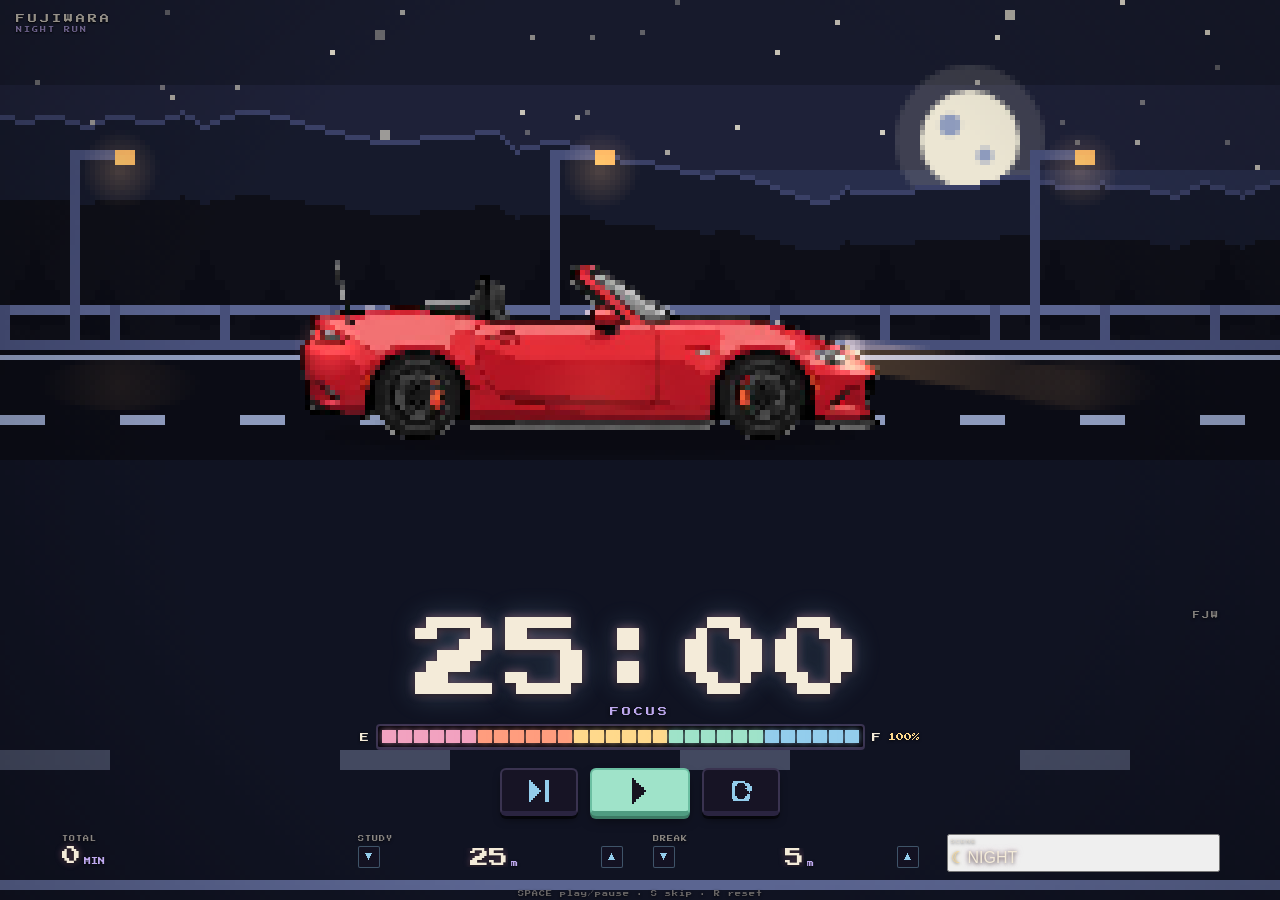
<file: index.html>
<!DOCTYPE html>
<html lang="en">
<head>
<meta charset="utf-8" />
<meta name="viewport" content="width=device-width, initial-scale=1, viewport-fit=cover" />
<title>25:00 · FOCUS — Fujiwara</title>
<link rel="preconnect" href="https://fonts.googleapis.com" />
<link rel="preconnect" href="https://fonts.gstatic.com" crossorigin />
<link href="https://fonts.googleapis.com/css2?family=Press+Start+2P&display=swap" rel="stylesheet" />
<link rel="stylesheet" href="styles.css" />
</head>
<body data-phase="focus">
  <canvas id="stage" width="320" height="180" aria-label="Pixel-art driving scene"></canvas>

  <div class="wordmark">FUJIWARA<small>NIGHT RUN</small></div>

  <section class="dash" role="group" aria-label="Timer">
    <span class="vdo">FJW</span>

    <!-- centre: time + progress bar -->
    <div class="readout">
      <span id="clock" class="clock">25:00</span>
      <span id="phase" class="phase">FOCUS</span>
      <div class="gauge">
        <span class="cap">E</span>
        <div id="progress" class="progress" role="progressbar" aria-label="Fuel gauge" aria-valuemin="0" aria-valuemax="100" aria-valuenow="100"></div>
        <span class="cap">F</span>
        <span id="fuel-pct" class="pct">100%</span>
      </div>
    </div>

    <!-- transport: skip / play / reset  (pixel-art icons injected by app.js) -->
    <div class="controls">
      <button id="btn-skip" class="tbtn" type="button" aria-label="Skip to next phase"></button>
      <button id="btn-playpause" class="tbtn primary" type="button" aria-label="Start or pause" aria-pressed="false"></button>
      <button id="btn-reset" class="tbtn" type="button" aria-label="Reset"></button>
    </div>

    <!-- four LCD boxes -->
    <div class="boxes">
      <div class="box">
        <span class="k">TOTAL</span>
        <span class="v"><span id="total-min">0</span><span class="u">MIN</span></span>
      </div>

      <div class="box stepper">
        <span class="k">STUDY</span>
        <span class="row">
          <button class="adj" data-adj="focus" data-dir="-1" type="button" aria-label="Less study time">▼</button>
          <span class="v"><input id="focus-val" class="num" type="number" min="1" max="180" step="1" value="25" inputmode="numeric" aria-label="Study minutes" /><span class="u">m</span></span>
          <button class="adj" data-adj="focus" data-dir="1" type="button" aria-label="More study time">▲</button>
        </span>
      </div>

      <div class="box stepper">
        <span class="k">BREAK</span>
        <span class="row">
          <button class="adj" data-adj="break" data-dir="-1" type="button" aria-label="Less break time">▼</button>
          <span class="v"><input id="break-val" class="num" type="number" min="1" max="60" step="1" value="5" inputmode="numeric" aria-label="Break minutes" /><span class="u">m</span></span>
          <button class="adj" data-adj="break" data-dir="1" type="button" aria-label="More break time">▲</button>
        </span>
      </div>

      <button id="btn-scene" class="box scene" type="button" aria-label="Toggle day or night">
        <span class="k">SCENE</span>
        <span class="v"><span id="scene-icon" aria-hidden="true">☾</span><span id="scene-val">NIGHT</span></span>
      </button>
    </div>
  </section>

  <p class="hint">SPACE play/pause · S skip · R reset</p>

  <script src="js/palette.js"></script>
  <script src="js/timer.js"></script>
  <script src="js/car.js"></script>
  <script src="js/scene.js"></script>
  <script src="js/app.js"></script>
</body>
</html>
</file>
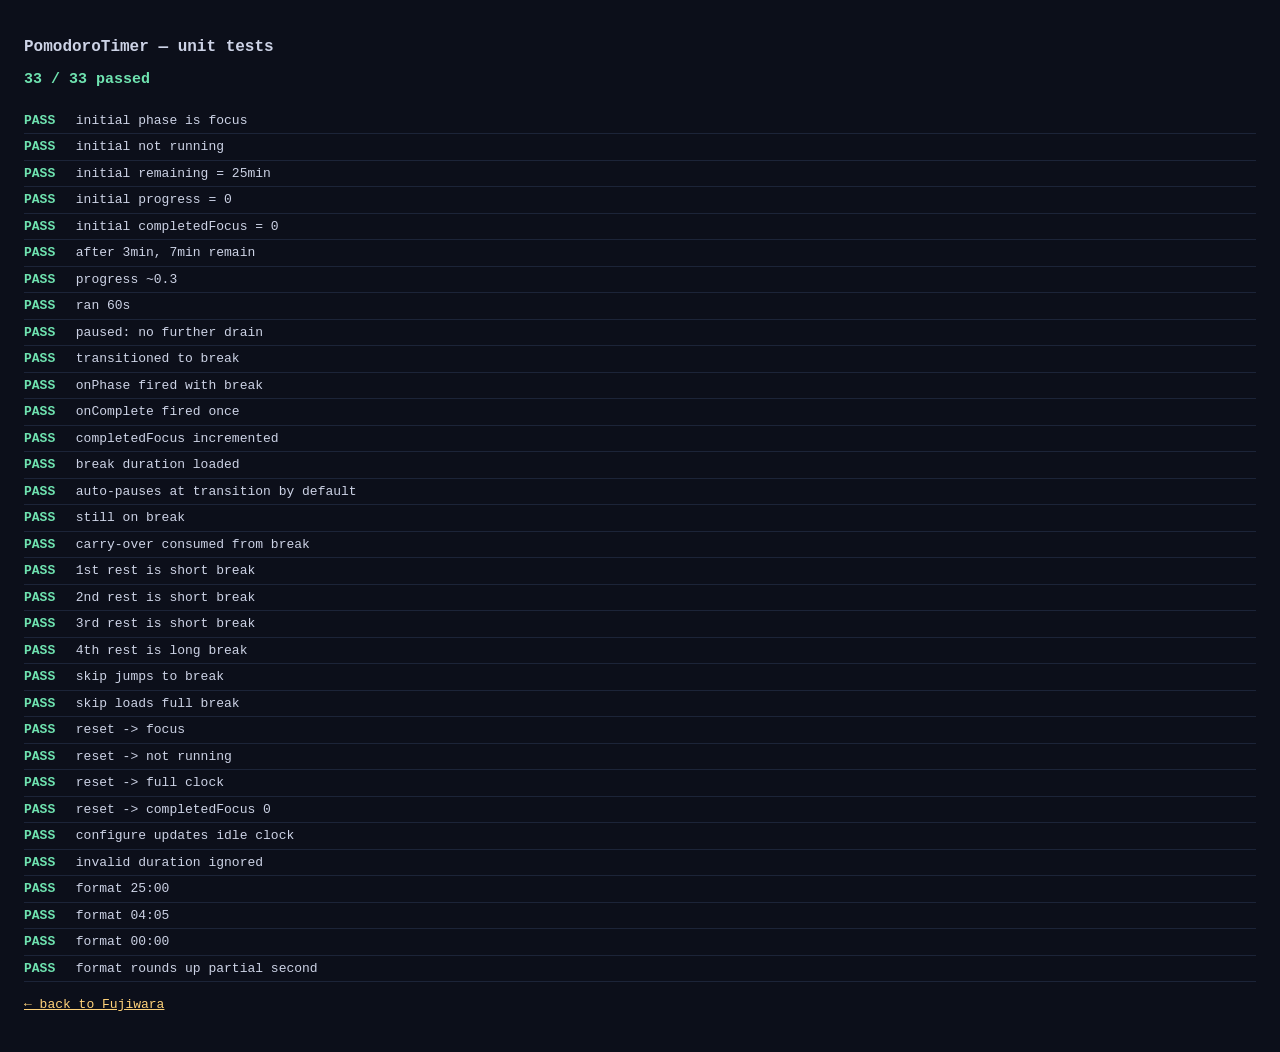
<file: tests.html>
<!DOCTYPE html>
<html lang="en">
<head>
<meta charset="utf-8" />
<meta name="viewport" content="width=device-width, initial-scale=1" />
<title>Fujiwara — timer tests</title>
<style>
  body { font: 13px/1.5 ui-monospace, Menlo, Consolas, monospace; background: #0c0f1a; color: #cdd3e6; margin: 0; padding: 24px; }
  h1 { font-size: 16px; }
  #summary { font-size: 15px; font-weight: 700; margin: 8px 0 16px; }
  #summary.ok { color: #6fe3b0; }
  #summary.fail { color: #ff5b52; }
  .row { padding: 3px 0; border-bottom: 1px solid #1c2438; }
  .row .mark { display: inline-block; width: 44px; font-weight: 700; }
  .row.ok .mark { color: #6fe3b0; }
  .row.fail { color: #ffb4af; }
  .row.fail .mark { color: #ff5b52; }
  em { color: #8c96b5; }
  a { color: #ffd27a; }
</style>
</head>
<body>
  <h1>PomodoroTimer — unit tests</h1>
  <div id="summary">running…</div>
  <div id="results"></div>
  <p><a href="index.html">← back to Fujiwara</a></p>

  <script src="js/timer.js"></script>
  <script src="js/timer.test.js"></script>
</body>
</html>
</file>
<file: styles.css>
/* Fujiwara — full-bleed scene + playful pastel dash cluster */
:root {
  --cream:  #f4ebd9;   /* primary text / big clock */
  --ink:    #17131f;   /* dark text on pastel fills */
  --dim:    #8480a6;   /* muted labels / unlit */

  --pink:   #f2a2c0;
  --coral:  #ff9d7e;
  --butter: #ffd98c;
  --mint:   #9fe3c9;
  --sky:    #93cdec;
  --lilac:  #bfa9ef;

  --panel:  #171425;
  --panel2: #221d33;
  --rule:   #3a3350;
  --dash-bg:  #0d0a16;
  --dash-bg2: #14101f;
  --glow:   0 0 6px rgba(242, 162, 192, 0.5);

  --font-px: 'Press Start 2P', ui-monospace, 'Courier New', monospace;
}

* { box-sizing: border-box; }

html, body {
  margin: 0;
  height: 100%;
  background: var(--dash-bg);
  color: var(--cream);
  font-family: var(--font-px);
  overflow: hidden;
  -webkit-font-smoothing: none;
}

/* ---------- scene ---------- */
#stage {
  position: fixed;
  inset: 0;
  width: 100%;
  height: 100%;
  object-fit: cover;
  image-rendering: pixelated;
  image-rendering: crisp-edges;
  z-index: 0;
}

.wordmark {
  position: fixed;
  top: 14px; left: 16px;
  z-index: 1;
  font-size: 9px;
  letter-spacing: 3px;
  color: rgba(244, 235, 217, 0.6);
  text-shadow: 0 1px 2px #000;
  pointer-events: none;
}
.wordmark small { display: block; font-size: 6px; letter-spacing: 2px; margin-top: 4px; color: rgba(191, 169, 239, 0.55); }

/* ---------- dash (transparent — the scene shows through) ---------- */
.dash {
  position: fixed;
  left: 0; right: 0; bottom: 0;
  z-index: 2;
  padding: 18px clamp(14px, 5vw, 60px) 28px;
  background: transparent;
  display: flex;
  flex-direction: column;
  gap: 16px;
}
.dash .vdo {
  position: absolute; top: 10px; right: clamp(14px, 5vw, 60px);
  font-size: 7px; letter-spacing: 2px; color: rgba(244,235,217,0.5);
  text-shadow: 0 1px 3px rgba(0,0,0,0.6);
}

/* centre: big time + progress bar */
.readout {
  display: flex;
  flex-direction: column;
  align-items: center;
  gap: 8px;
  padding-top: 4px;
}
.readout .clock {
  font-size: clamp(46px, 11vw, 88px);
  line-height: 0.85;
  color: var(--cream);
  letter-spacing: 2px;
  text-shadow: 0 2px 6px rgba(0,0,0,0.65), 0 0 10px rgba(242,162,192,0.5), 0 0 28px rgba(147,205,236,0.3);
}
.readout .phase { font-size: 9px; letter-spacing: 3px; color: var(--lilac); text-shadow: 0 1px 4px rgba(0,0,0,0.7); }

/* fuel-gauge progress bar — a playful pastel EQ */
.gauge {
  display: flex;
  align-items: center;
  gap: 7px;
  width: min(560px, 100%);
}
.gauge .cap { font-size: 9px; color: var(--cream); text-shadow: 0 1px 3px rgba(0,0,0,0.7); }
.gauge .pct { font-size: 8px; color: var(--butter); min-width: 30px; text-align: right; text-shadow: 0 1px 3px rgba(0,0,0,0.7); }
.progress {
  flex: 1;
  display: flex;
  gap: 2px;
  padding: 4px;
  border: 2px solid var(--rule);
  border-bottom-width: 3px;
  border-radius: 4px;
  background: #0a0812;
  box-shadow: inset 0 2px 5px rgba(0,0,0,0.55);
}
.progress .seg {
  flex: 1;
  height: 13px;
  background: #211d30;
  transition: background .18s linear, box-shadow .18s linear;
}
.progress .seg.on { background: var(--mint); box-shadow: 0 0 6px rgba(159,227,201,0.6); }
.progress .seg.on:nth-child(-n+6)                       { background: var(--pink);   box-shadow: 0 0 6px rgba(242,162,192,0.6); }
.progress .seg.on:nth-child(n+7):nth-child(-n+12)       { background: var(--coral);  box-shadow: 0 0 6px rgba(255,157,126,0.6); }
.progress .seg.on:nth-child(n+13):nth-child(-n+18)      { background: var(--butter); box-shadow: 0 0 6px rgba(255,217,140,0.6); }
.progress .seg.on:nth-child(n+19):nth-child(-n+24)      { background: var(--mint);   box-shadow: 0 0 6px rgba(159,227,201,0.6); }
.progress .seg.on:nth-child(n+25)                       { background: var(--sky);    box-shadow: 0 0 6px rgba(147,205,236,0.6); }
.progress .seg.on.low { background: var(--coral); box-shadow: 0 0 7px rgba(255,157,126,0.8); }

/* transport — chunky, pressable */
.controls {
  display: flex;
  justify-content: center;
  gap: 12px;
  padding: 2px 0;
}
.tbtn {
  width: clamp(56px, 13vw, 78px);
  height: clamp(38px, 8vw, 48px);
  display: grid;
  place-items: center;
  padding: 0;
  cursor: pointer;
  color: var(--sky);
  background: var(--panel);
  border: 2px solid var(--rule);
  border-bottom-width: 5px;
  border-bottom-color: #2a2440;
  border-radius: 6px;
  box-shadow: 0 3px 0 rgba(0,0,0,0.5), 0 5px 10px -3px rgba(0,0,0,0.6);
  transition: transform .05s linear, color .12s, background .15s, box-shadow .1s, border-width .05s;
}
.tbtn svg {
  width: clamp(16px, 3.4vw, 22px);
  height: clamp(16px, 3.4vw, 22px);
  object-fit: contain;
  fill: currentColor;
  shape-rendering: crispEdges;
}
.tbtn.primary svg { width: clamp(18px, 4vw, 26px); height: clamp(18px, 4vw, 26px); }
.tbtn .i-play { display: grid; place-items: center; }
.tbtn:hover { color: var(--cream); background: var(--panel2); }
.tbtn:active {
  transform: translateY(3px);
  border-bottom-width: 2px;
  box-shadow: 0 1px 0 rgba(0,0,0,0.5);
}
.tbtn.primary {
  width: clamp(70px, 16vw, 100px);
  color: var(--ink);
  background: var(--mint);
  border-color: #6cbfa2;
  border-bottom-color: #4f9c81;
  box-shadow: 0 3px 0 #3c7a64, 0 6px 12px -3px rgba(0,0,0,0.6);
}
.tbtn.primary:hover { background: #b6efd7; }
.tbtn.primary:active { box-shadow: 0 1px 0 #3c7a64; }
.tbtn.primary.running {
  color: var(--ink);
  background: var(--pink);
  border-color: #d97fa2;
  border-bottom-color: #b5648a;
  box-shadow: 0 3px 0 #93507080, 0 6px 12px -3px rgba(0,0,0,0.6);
}
.tbtn.primary.running:active { box-shadow: 0 1px 0 #935070; }
.tbtn .i-pause { display: none; }
.tbtn.running .i-play { display: none; }
.tbtn.running .i-pause { display: grid; }

/* four boxes — borderless, sitting straight on the scene */
.boxes {
  display: flex;
  gap: clamp(10px, 3vw, 26px);
  align-items: stretch;
}
.box.stepper { transition: opacity .15s; }
.box.stepper.locked { opacity: 0.4; }
.box {
  flex: 1 1 0;
  min-width: 0;
  padding: 2px 2px 3px;
  display: flex;
  flex-direction: column;
  gap: 4px;
  color: var(--cream);
}
.box .k { font-size: 6px; letter-spacing: 1px; color: rgba(244,235,217,0.55); text-shadow: 0 1px 3px rgba(0,0,0,0.7); }
.box .v {
  font-size: clamp(13px, 3vw, 19px);
  color: var(--cream);
  text-shadow: 0 1px 4px rgba(0,0,0,0.75), var(--glow);
  display: flex;
  align-items: baseline;
  gap: 3px;
}
.box .v .u { font-size: 7px; color: var(--lilac); text-shadow: 0 1px 3px rgba(0,0,0,0.7); }

.stepper .row {
  display: flex;
  align-items: center;
  justify-content: space-between;
  gap: 4px;
}
.stepper .row .v { flex: 1; justify-content: center; }
.num {
  width: 2.4em;
  padding: 0;
  font-family: var(--font-px);
  font-size: clamp(13px, 3vw, 19px);
  color: var(--cream);
  background: transparent;
  border: 0;
  text-align: right;
  text-shadow: 0 1px 4px rgba(0,0,0,0.75), var(--glow);
  -moz-appearance: textfield;
}
.num::-webkit-outer-spin-button,
.num::-webkit-inner-spin-button { -webkit-appearance: none; margin: 0; }
.num:focus { outline: none; color: #fff; }
.num:disabled { color: var(--cream); -webkit-text-fill-color: var(--cream); opacity: 1; }

.adj {
  width: 22px;
  height: 22px;
  flex: 0 0 auto;
  padding: 0;
  font-family: var(--font-px);
  font-size: 8px;
  line-height: 1;
  color: var(--sky);
  background: rgba(23,19,37,0.55);
  border: 1px solid rgba(147,205,236,0.35);
  border-radius: 2px;
  cursor: pointer;
}
.adj:hover { color: var(--cream); border-color: var(--lilac); background: rgba(23,19,37,0.8); }
.adj:active { transform: translateY(1px); }
.adj:disabled { cursor: not-allowed; opacity: 0.45; }

.box.scene {
  cursor: pointer;
  align-items: flex-start;
  text-align: left;
}
.box.scene:hover .v { color: #fff; }
.box.scene:hover #scene-icon { text-shadow: 0 0 10px rgba(255,217,140,0.9); }
.box.scene .v { font-size: clamp(12px, 2.6vw, 16px); }
#scene-icon { color: var(--butter); text-shadow: 0 1px 3px rgba(0,0,0,0.7), 0 0 6px rgba(255,217,140,0.6); }

.hint {
  position: fixed;
  bottom: 3px; left: 50%; transform: translateX(-50%);
  z-index: 3;
  margin: 0;
  font-size: 6px;
  letter-spacing: 1px;
  color: rgba(244, 235, 217, 0.4);
  text-shadow: 0 1px 3px rgba(0,0,0,0.7);
  pointer-events: none;
}

@media (max-width: 560px) {
  .readout .clock { font-size: clamp(40px, 15vw, 66px); }
  .box .k { font-size: 5px; }
  .hint { display: none; }
}
</file>
